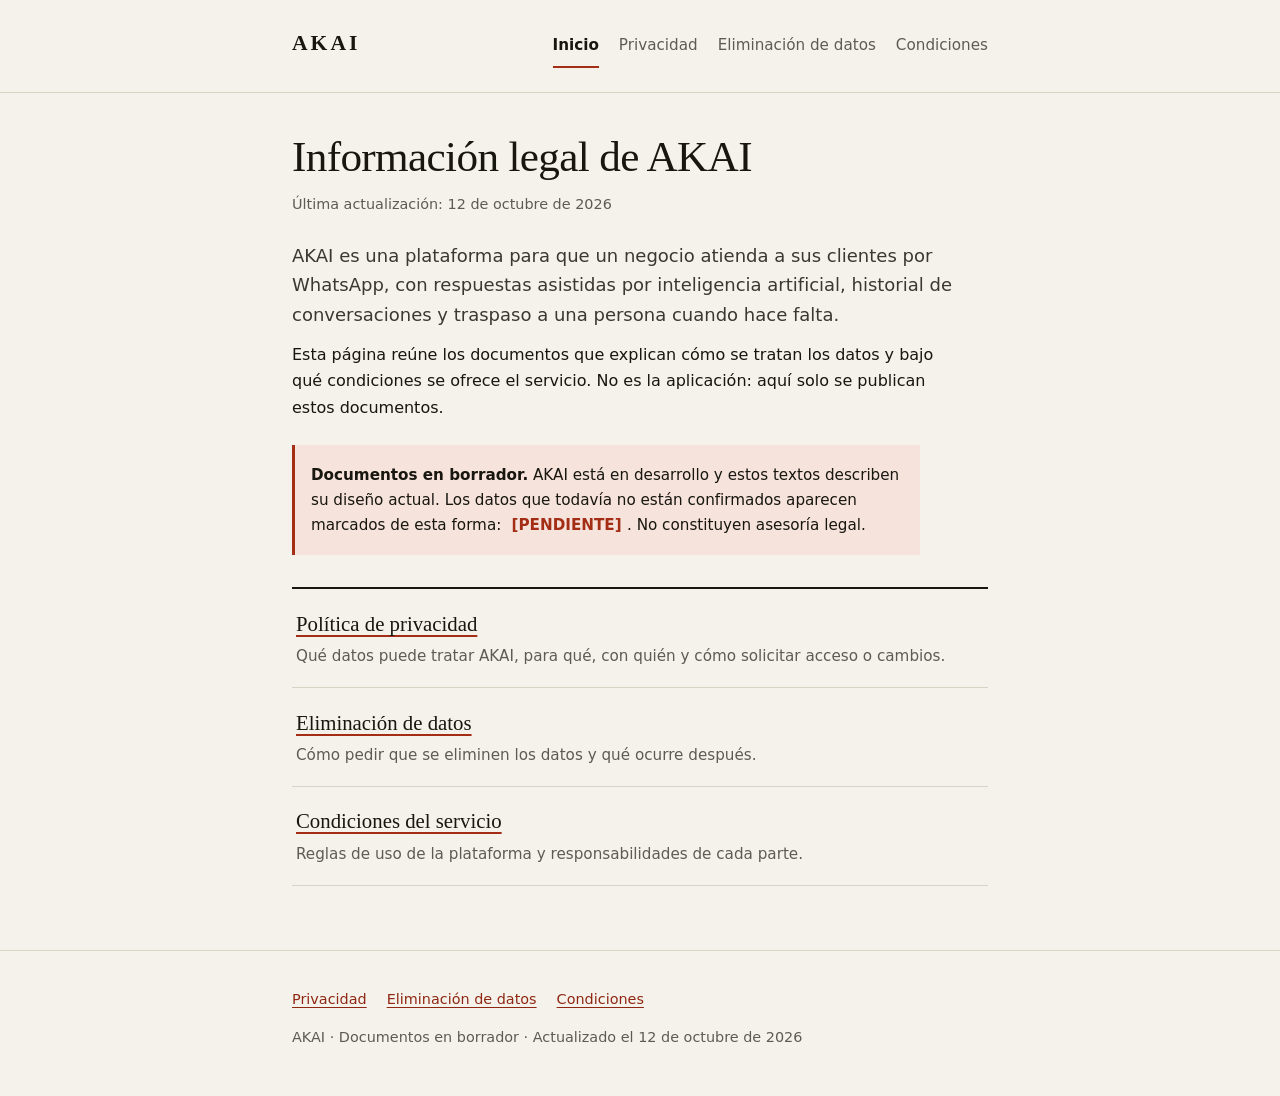
<file: index.html>
<!doctype html>
<html lang="es">
<head>
  <meta charset="utf-8">
  <meta name="viewport" content="width=device-width, initial-scale=1">
  <title>Información legal de AKAI</title>
  <meta name="description" content="Política de privacidad, eliminación de datos y condiciones del servicio de AKAI, plataforma de atención al cliente por WhatsApp.">
  <link rel="canonical" href="https://lozan0-is.github.io/akai-whatsapp-legal/">
  <link rel="icon" href="data:image/svg+xml,%3Csvg xmlns='http://www.w3.org/2000/svg' viewBox='0 0 32 32'%3E%3Crect width='32' height='32' fill='%2317160f'/%3E%3Ccircle cx='16' cy='16' r='7' fill='%23c0391f'/%3E%3C/svg%3E">
  <link rel="stylesheet" href="assets/styles.css">
</head>
<body>
  <a class="skip" href="#contenido">Saltar al contenido</a>
  <header class="site">
    <div class="wrap">
      <a class="brand" href="./">AKAI</a>
      <nav aria-label="Documentos legales">
        <ul>
          <li><a href="./" aria-current="page">Inicio</a></li>
          <li><a href="privacy-policy.html">Privacidad</a></li>
          <li><a href="data-deletion.html">Eliminación de datos</a></li>
          <li><a href="terms.html">Condiciones</a></li>
        </ul>
      </nav>
    </div>
  </header>

  <main id="contenido">
    <div class="wrap">
      <h1>Información legal de AKAI</h1>
      <p class="meta">Última actualización: <time datetime="2026-10-12">12 de octubre de 2026</time></p>

      <p class="lede">AKAI es una plataforma para que un negocio atienda a sus clientes por WhatsApp, con respuestas asistidas por inteligencia artificial, historial de conversaciones y traspaso a una persona cuando hace falta.</p>
      <p>Esta página reúne los documentos que explican cómo se tratan los datos y bajo qué condiciones se ofrece el servicio. No es la aplicación: aquí solo se publican estos documentos.</p>

      <div class="draft" role="note">
        <p><strong>Documentos en borrador.</strong> AKAI está en desarrollo y estos textos describen su diseño actual. Los datos que todavía no están confirmados aparecen marcados de esta forma: <span class="pending">[PENDIENTE]</span>. No constituyen asesoría legal.</p>
      </div>

      <ul class="docs">
        <li><a href="privacy-policy.html"><strong>Política de privacidad</strong><span>Qué datos puede tratar AKAI, para qué, con quién y cómo solicitar acceso o cambios.</span></a></li>
        <li><a href="data-deletion.html"><strong>Eliminación de datos</strong><span>Cómo pedir que se eliminen los datos y qué ocurre después.</span></a></li>
        <li><a href="terms.html"><strong>Condiciones del servicio</strong><span>Reglas de uso de la plataforma y responsabilidades de cada parte.</span></a></li>
      </ul>
    </div>
  </main>

  <footer class="site">
    <div class="wrap">
      <ul>
        <li><a href="privacy-policy.html">Privacidad</a></li>
        <li><a href="data-deletion.html">Eliminación de datos</a></li>
        <li><a href="terms.html">Condiciones</a></li>
      </ul>
      <p>AKAI · Documentos en borrador · Actualizado el <time datetime="2026-10-12">12 de octubre de 2026</time></p>
    </div>
  </footer>
</body>
</html>
</file>
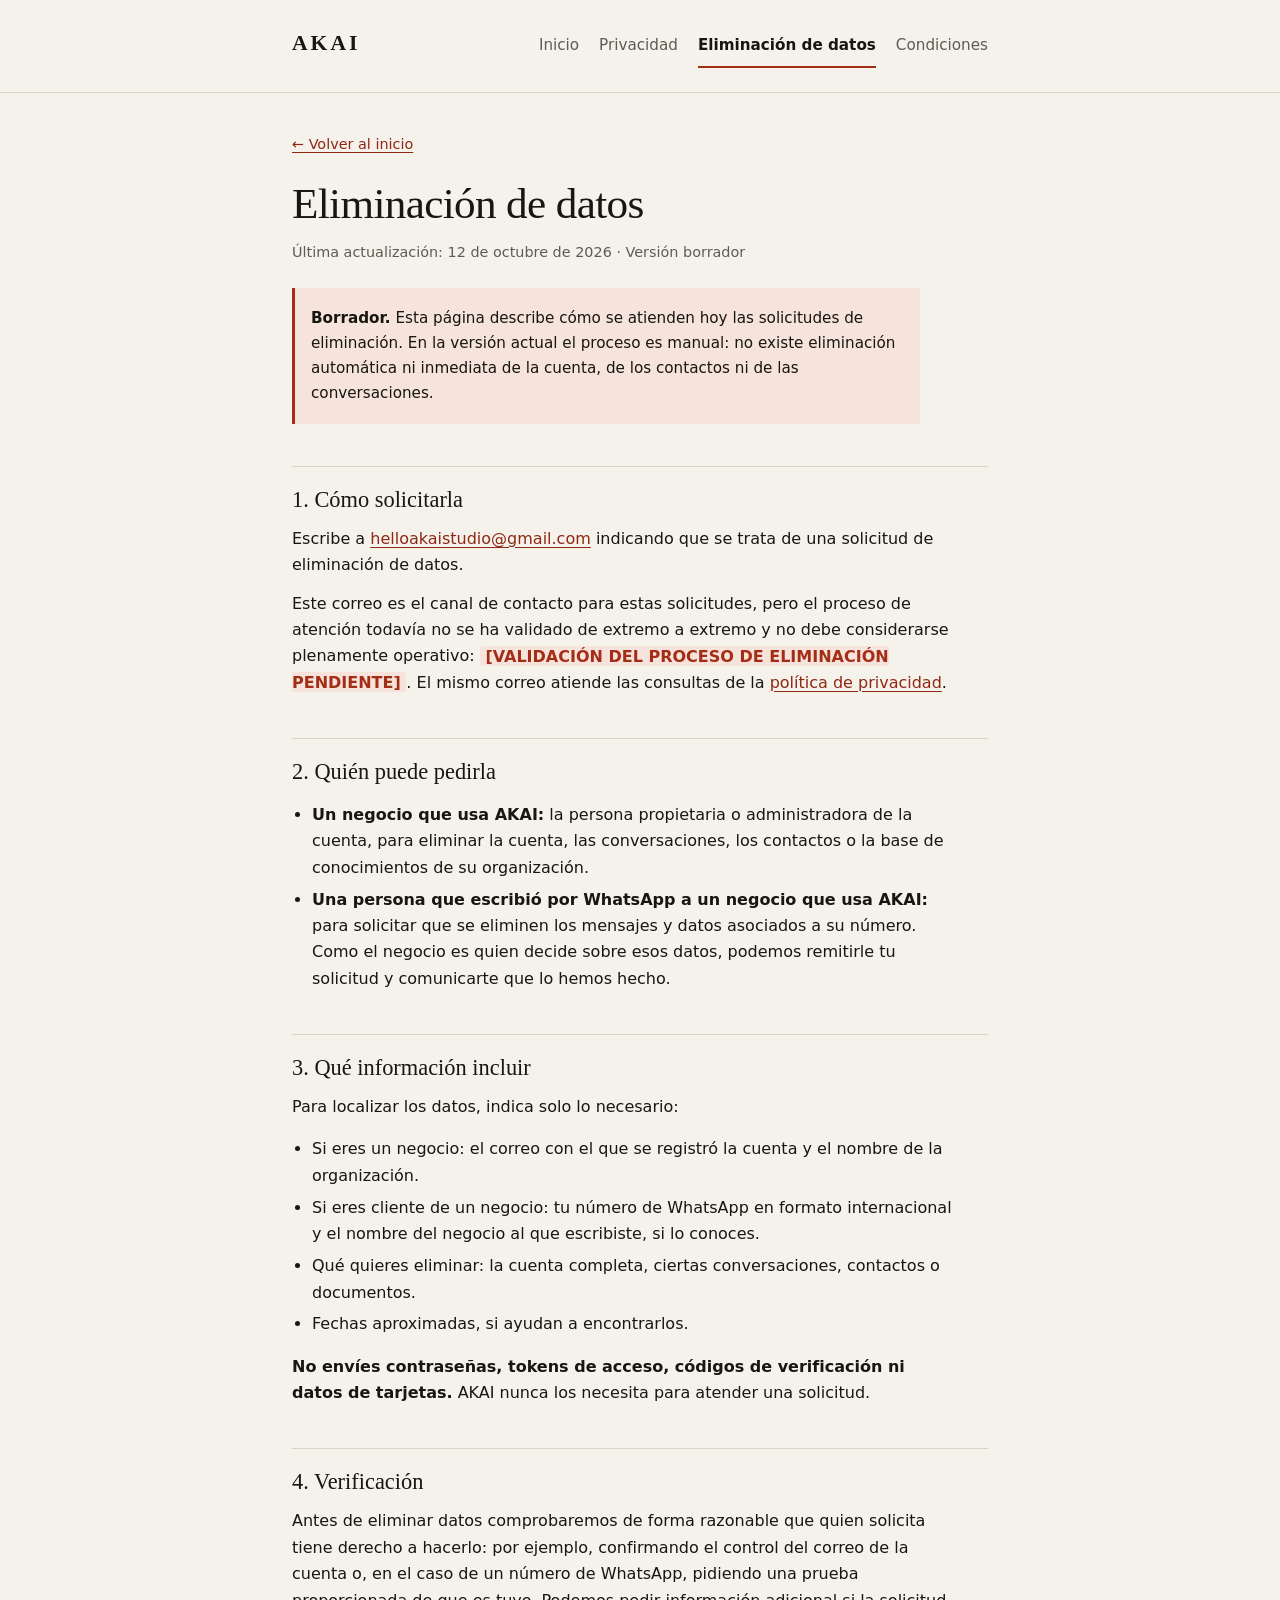
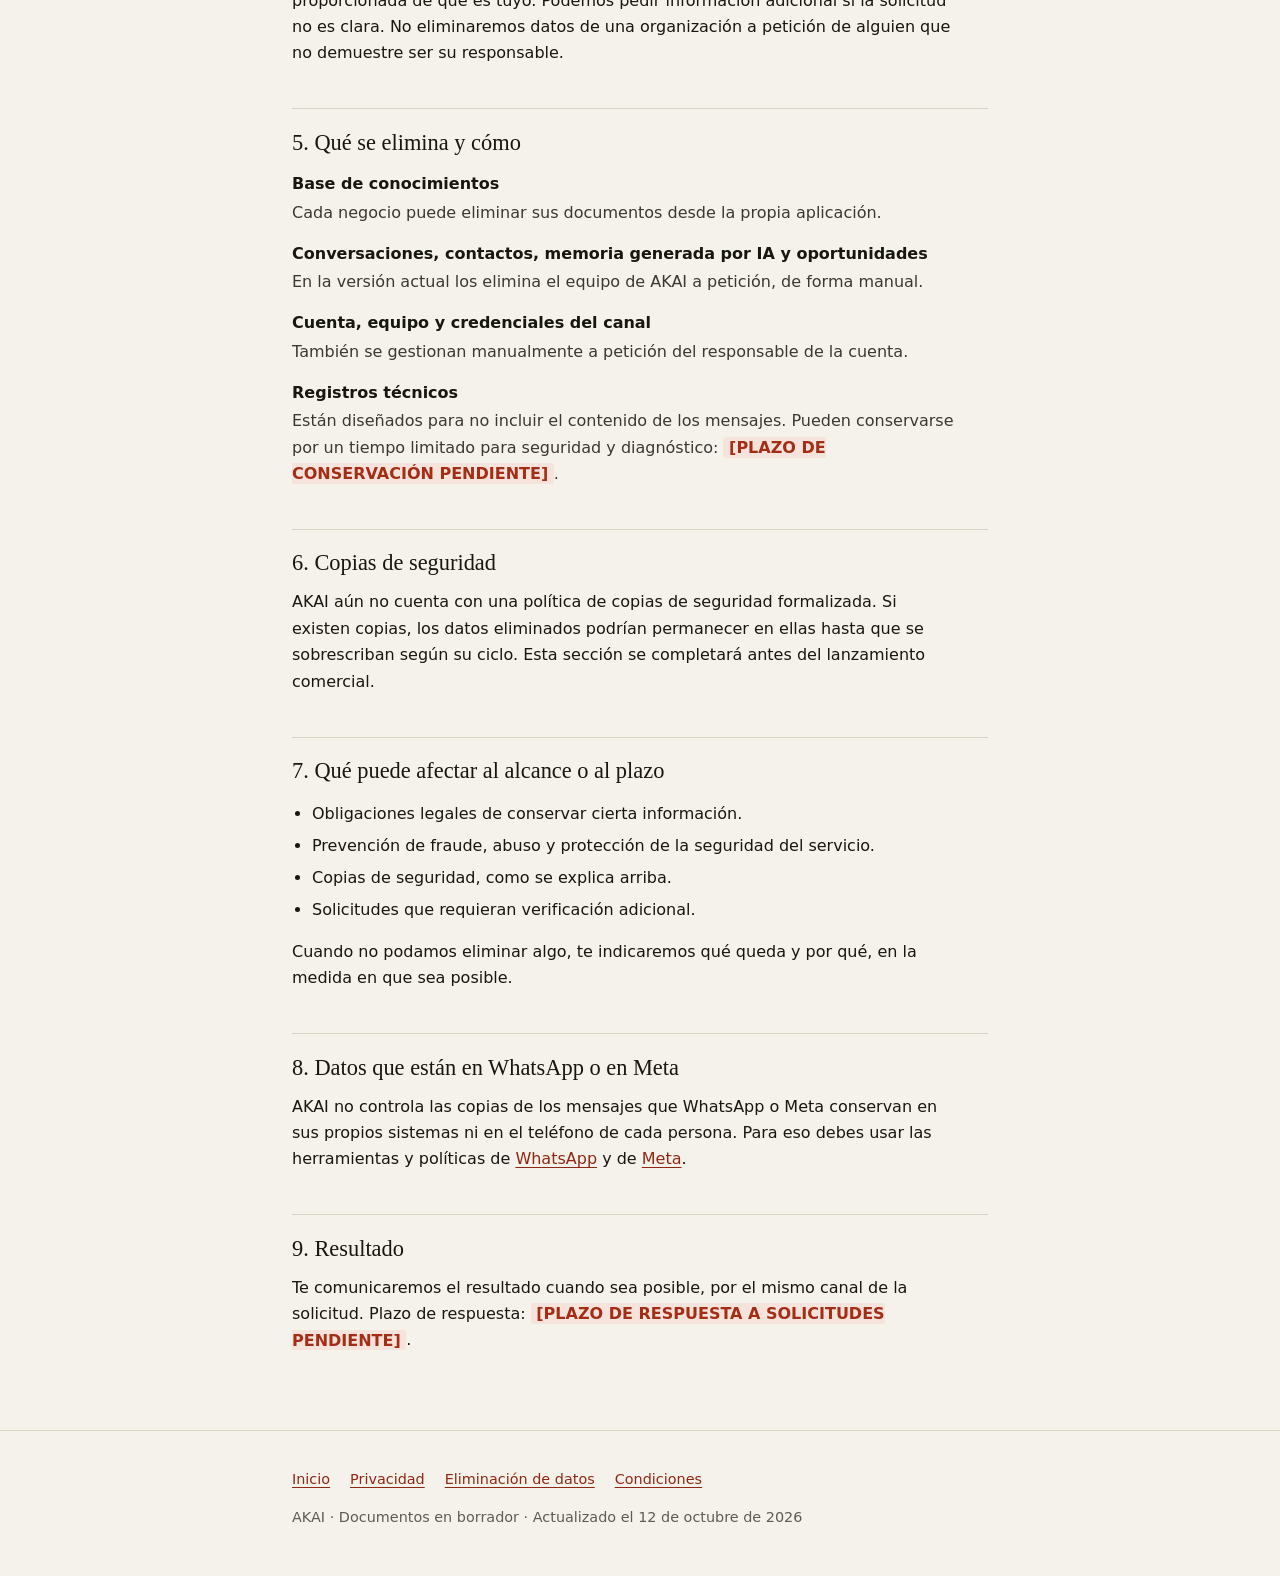
<file: data-deletion.html>
<!doctype html>
<html lang="es">
<head>
  <meta charset="utf-8">
  <meta name="viewport" content="width=device-width, initial-scale=1">
  <title>Eliminación de datos · AKAI</title>
  <meta name="description" content="Cómo solicitar la eliminación de los datos relacionados con AKAI, qué información incluir y qué ocurre después.">
  <link rel="canonical" href="https://lozan0-is.github.io/akai-whatsapp-legal/data-deletion.html">
  <link rel="icon" href="data:image/svg+xml,%3Csvg xmlns='http://www.w3.org/2000/svg' viewBox='0 0 32 32'%3E%3Crect width='32' height='32' fill='%2317160f'/%3E%3Ccircle cx='16' cy='16' r='7' fill='%23c0391f'/%3E%3C/svg%3E">
  <link rel="stylesheet" href="assets/styles.css">
</head>
<body>
  <a class="skip" href="#contenido">Saltar al contenido</a>
  <header class="site">
    <div class="wrap">
      <a class="brand" href="./">AKAI</a>
      <nav aria-label="Documentos legales">
        <ul>
          <li><a href="./">Inicio</a></li>
          <li><a href="privacy-policy.html">Privacidad</a></li>
          <li><a href="data-deletion.html" aria-current="page">Eliminación de datos</a></li>
          <li><a href="terms.html">Condiciones</a></li>
        </ul>
      </nav>
    </div>
  </header>

  <main id="contenido">
    <div class="wrap">
      <p class="meta"><a href="./">← Volver al inicio</a></p>
      <h1>Eliminación de datos</h1>
      <p class="meta">Última actualización: <time datetime="2026-10-12">12 de octubre de 2026</time> · Versión borrador</p>

      <div class="draft" role="note">
        <p><strong>Borrador.</strong> Esta página describe cómo se atienden hoy las solicitudes de eliminación. En la versión actual el proceso es manual: no existe eliminación automática ni inmediata de la cuenta, de los contactos ni de las conversaciones.</p>
      </div>

      <h2 id="como">1. Cómo solicitarla</h2>
      <p>Escribe a <a href="mailto:helloakaistudio@gmail.com">helloakaistudio@gmail.com</a> indicando que se trata de una solicitud de eliminación de datos.</p>
      <p>Este correo es el canal de contacto para estas solicitudes, pero el proceso de atención todavía no se ha validado de extremo a extremo y no debe considerarse plenamente operativo: <span class="pending">[VALIDACIÓN DEL PROCESO DE ELIMINACIÓN PENDIENTE]</span>. El mismo correo atiende las consultas de la <a href="privacy-policy.html#contacto">política de privacidad</a>.</p>

      <h2 id="quien">2. Quién puede pedirla</h2>
      <ul>
        <li><strong>Un negocio que usa AKAI:</strong> la persona propietaria o administradora de la cuenta, para eliminar la cuenta, las conversaciones, los contactos o la base de conocimientos de su organización.</li>
        <li><strong>Una persona que escribió por WhatsApp a un negocio que usa AKAI:</strong> para solicitar que se eliminen los mensajes y datos asociados a su número. Como el negocio es quien decide sobre esos datos, podemos remitirle tu solicitud y comunicarte que lo hemos hecho.</li>
      </ul>

      <h2 id="informacion">3. Qué información incluir</h2>
      <p>Para localizar los datos, indica solo lo necesario:</p>
      <ul>
        <li>Si eres un negocio: el correo con el que se registró la cuenta y el nombre de la organización.</li>
        <li>Si eres cliente de un negocio: tu número de WhatsApp en formato internacional y el nombre del negocio al que escribiste, si lo conoces.</li>
        <li>Qué quieres eliminar: la cuenta completa, ciertas conversaciones, contactos o documentos.</li>
        <li>Fechas aproximadas, si ayudan a encontrarlos.</li>
      </ul>
      <p><strong>No envíes contraseñas, tokens de acceso, códigos de verificación ni datos de tarjetas.</strong> AKAI nunca los necesita para atender una solicitud.</p>

      <h2 id="verificacion">4. Verificación</h2>
      <p>Antes de eliminar datos comprobaremos de forma razonable que quien solicita tiene derecho a hacerlo: por ejemplo, confirmando el control del correo de la cuenta o, en el caso de un número de WhatsApp, pidiendo una prueba proporcionada de que es tuyo. Podemos pedir información adicional si la solicitud no es clara. No eliminaremos datos de una organización a petición de alguien que no demuestre ser su responsable.</p>

      <h2 id="que-se-elimina">5. Qué se elimina y cómo</h2>
      <dl class="status-list">
        <dt>Base de conocimientos</dt>
        <dd>Cada negocio puede eliminar sus documentos desde la propia aplicación.</dd>
        <dt>Conversaciones, contactos, memoria generada por IA y oportunidades</dt>
        <dd>En la versión actual los elimina el equipo de AKAI a petición, de forma manual.</dd>
        <dt>Cuenta, equipo y credenciales del canal</dt>
        <dd>También se gestionan manualmente a petición del responsable de la cuenta.</dd>
        <dt>Registros técnicos</dt>
        <dd>Están diseñados para no incluir el contenido de los mensajes. Pueden conservarse por un tiempo limitado para seguridad y diagnóstico: <span class="pending">[PLAZO DE CONSERVACIÓN PENDIENTE]</span>.</dd>
      </dl>

      <h2 id="copias">6. Copias de seguridad</h2>
      <p>AKAI aún no cuenta con una política de copias de seguridad formalizada. Si existen copias, los datos eliminados podrían permanecer en ellas hasta que se sobrescriban según su ciclo. Esta sección se completará antes del lanzamiento comercial.</p>

      <h2 id="limites">7. Qué puede afectar al alcance o al plazo</h2>
      <ul>
        <li>Obligaciones legales de conservar cierta información.</li>
        <li>Prevención de fraude, abuso y protección de la seguridad del servicio.</li>
        <li>Copias de seguridad, como se explica arriba.</li>
        <li>Solicitudes que requieran verificación adicional.</li>
      </ul>
      <p>Cuando no podamos eliminar algo, te indicaremos qué queda y por qué, en la medida en que sea posible.</p>

      <h2 id="meta">8. Datos que están en WhatsApp o en Meta</h2>
      <p>AKAI no controla las copias de los mensajes que WhatsApp o Meta conservan en sus propios sistemas ni en el teléfono de cada persona. Para eso debes usar las herramientas y políticas de <a href="https://www.whatsapp.com/legal/privacy-policy" rel="noopener">WhatsApp</a> y de <a href="https://www.facebook.com/privacy/policy/" rel="noopener">Meta</a>.</p>

      <h2 id="resultado">9. Resultado</h2>
      <p>Te comunicaremos el resultado cuando sea posible, por el mismo canal de la solicitud. Plazo de respuesta: <span class="pending">[PLAZO DE RESPUESTA A SOLICITUDES PENDIENTE]</span>.</p>
    </div>
  </main>

  <footer class="site">
    <div class="wrap">
      <ul>
        <li><a href="./">Inicio</a></li>
        <li><a href="privacy-policy.html">Privacidad</a></li>
        <li><a href="data-deletion.html">Eliminación de datos</a></li>
        <li><a href="terms.html">Condiciones</a></li>
      </ul>
      <p>AKAI · Documentos en borrador · Actualizado el <time datetime="2026-10-12">12 de octubre de 2026</time></p>
    </div>
  </footer>
</body>
</html>
</file>
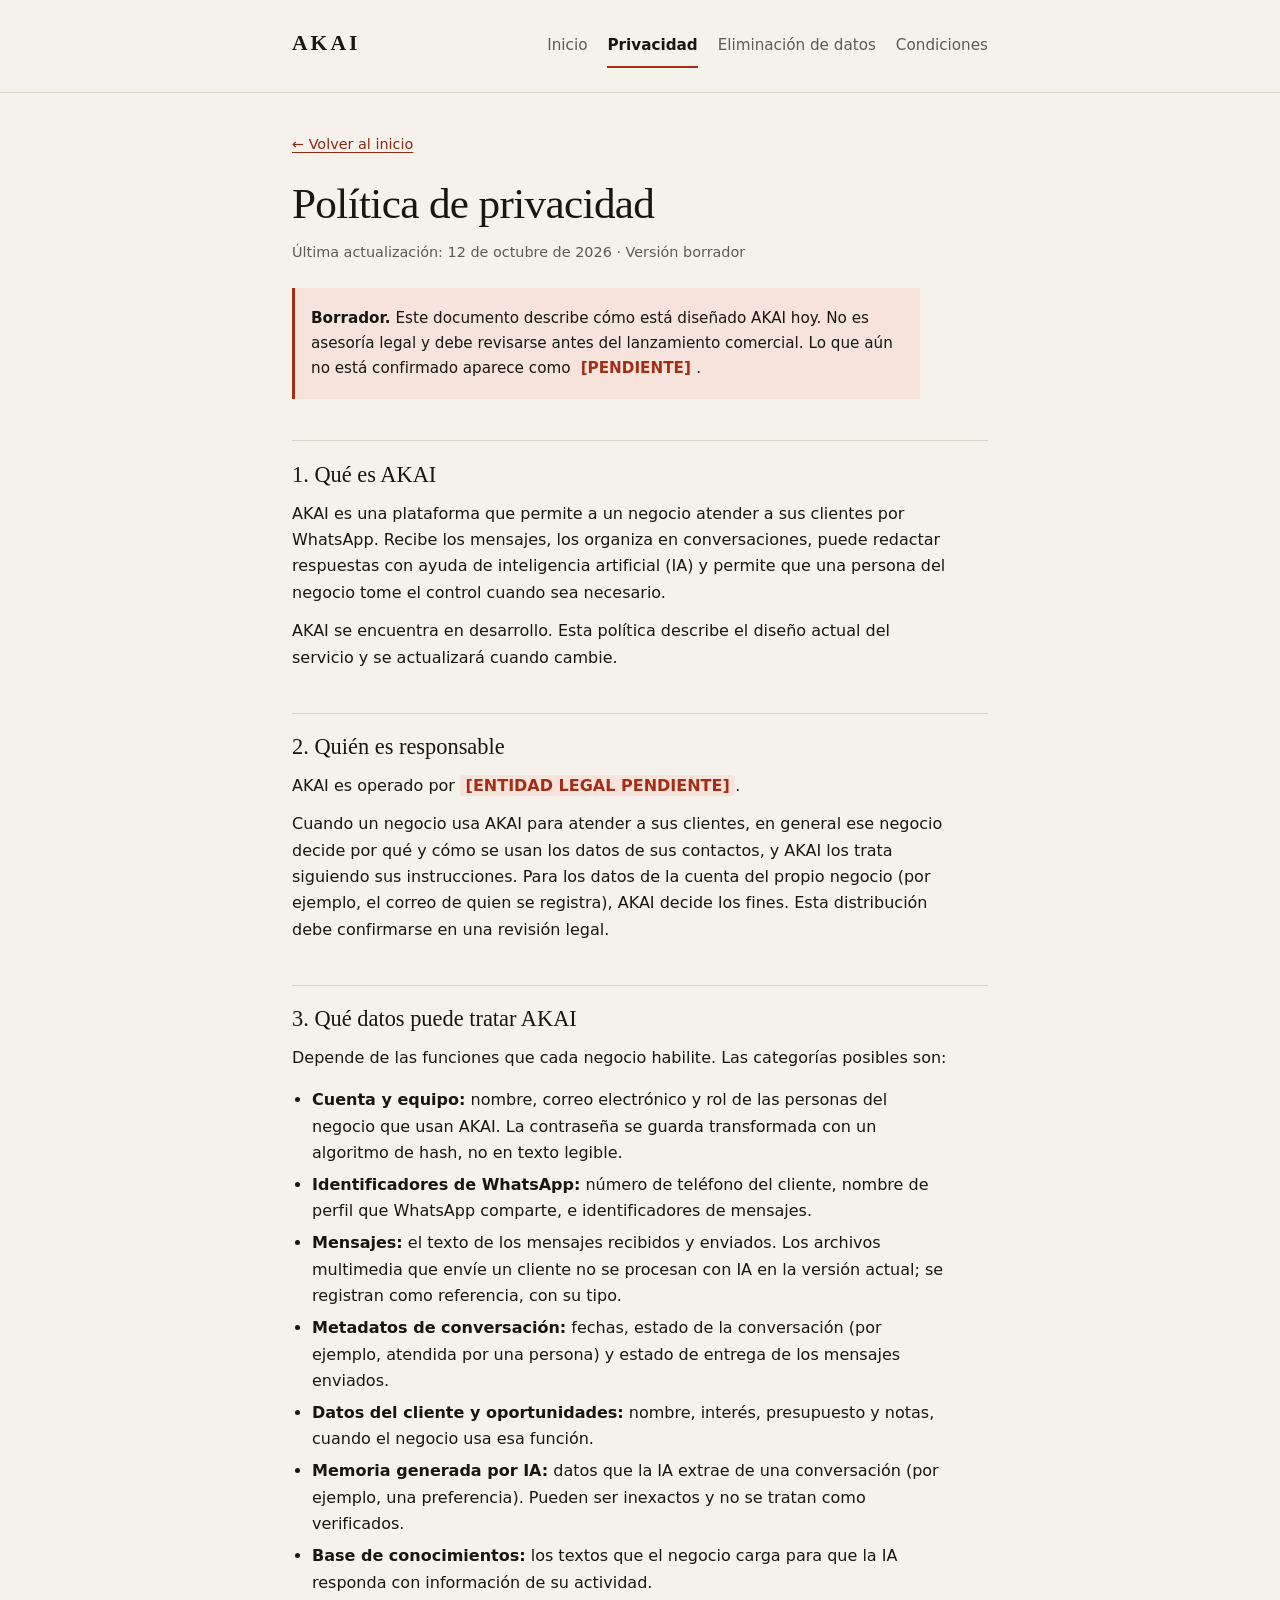
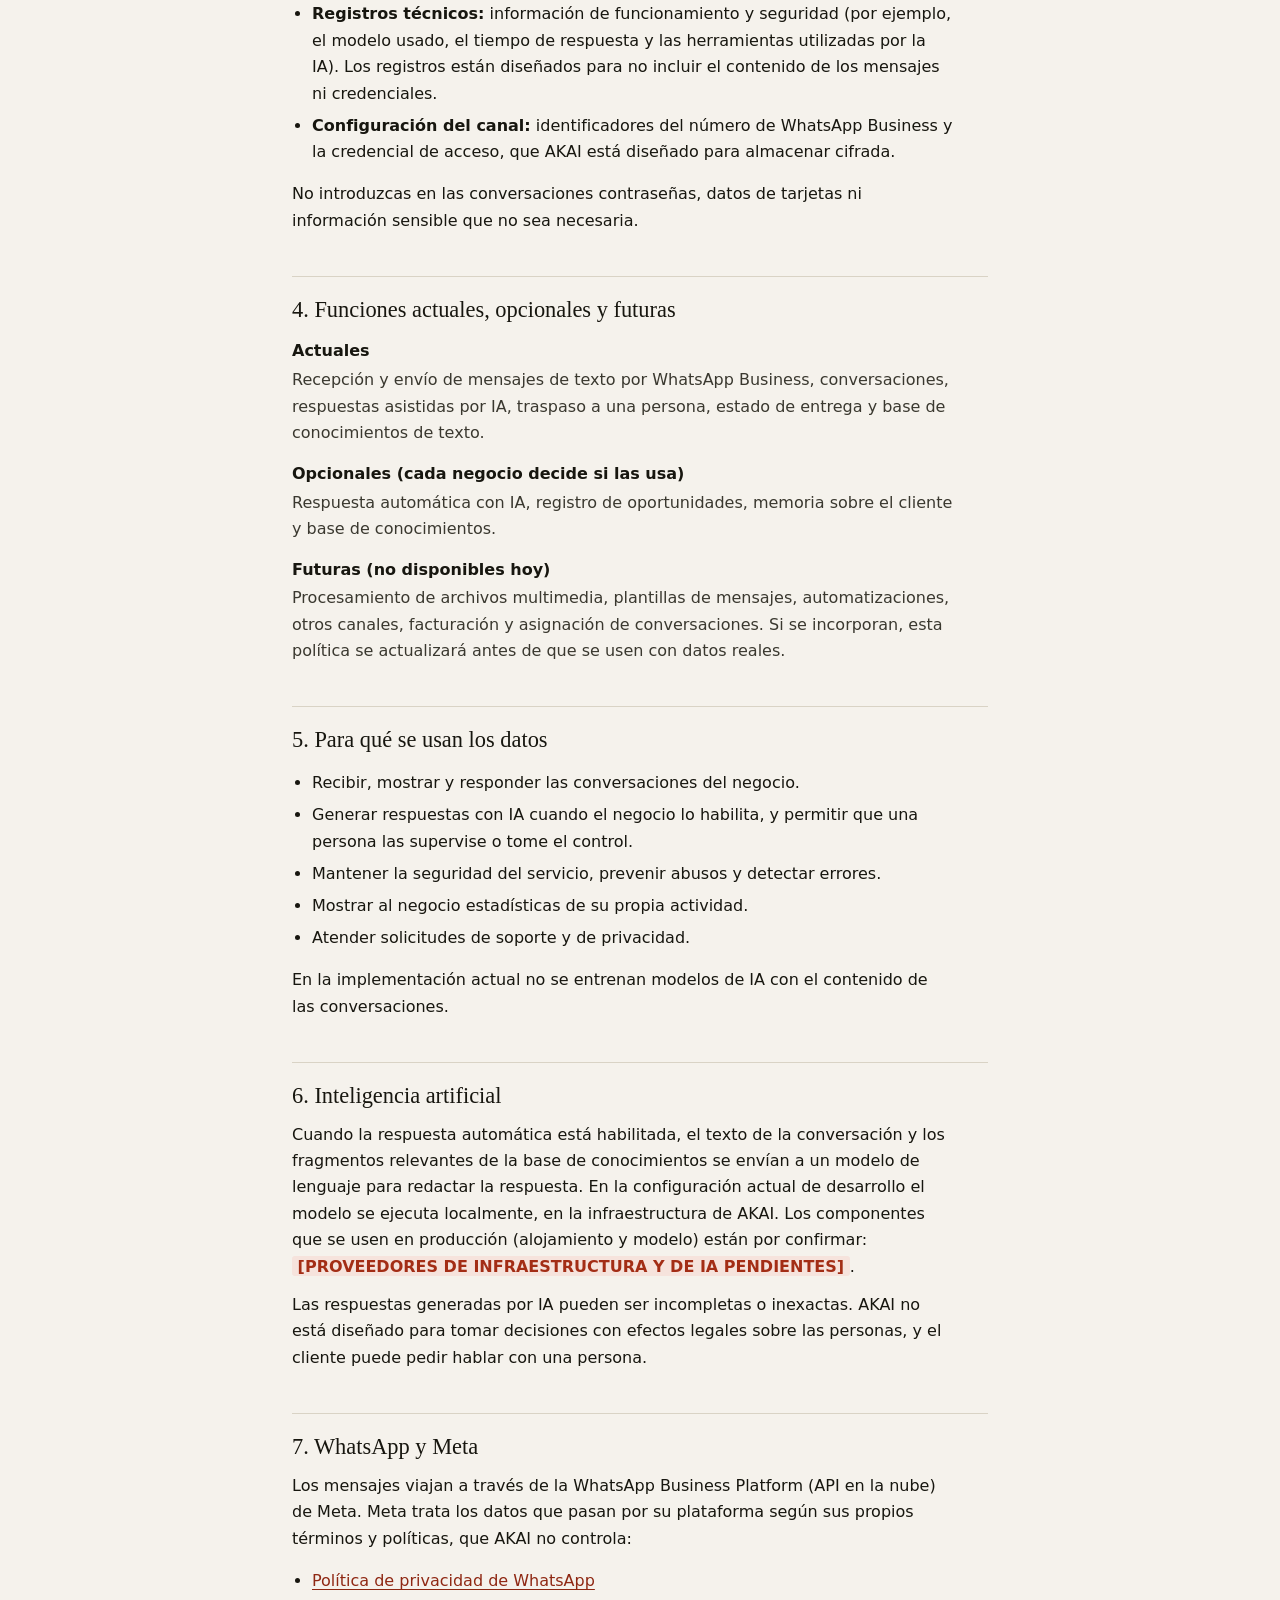
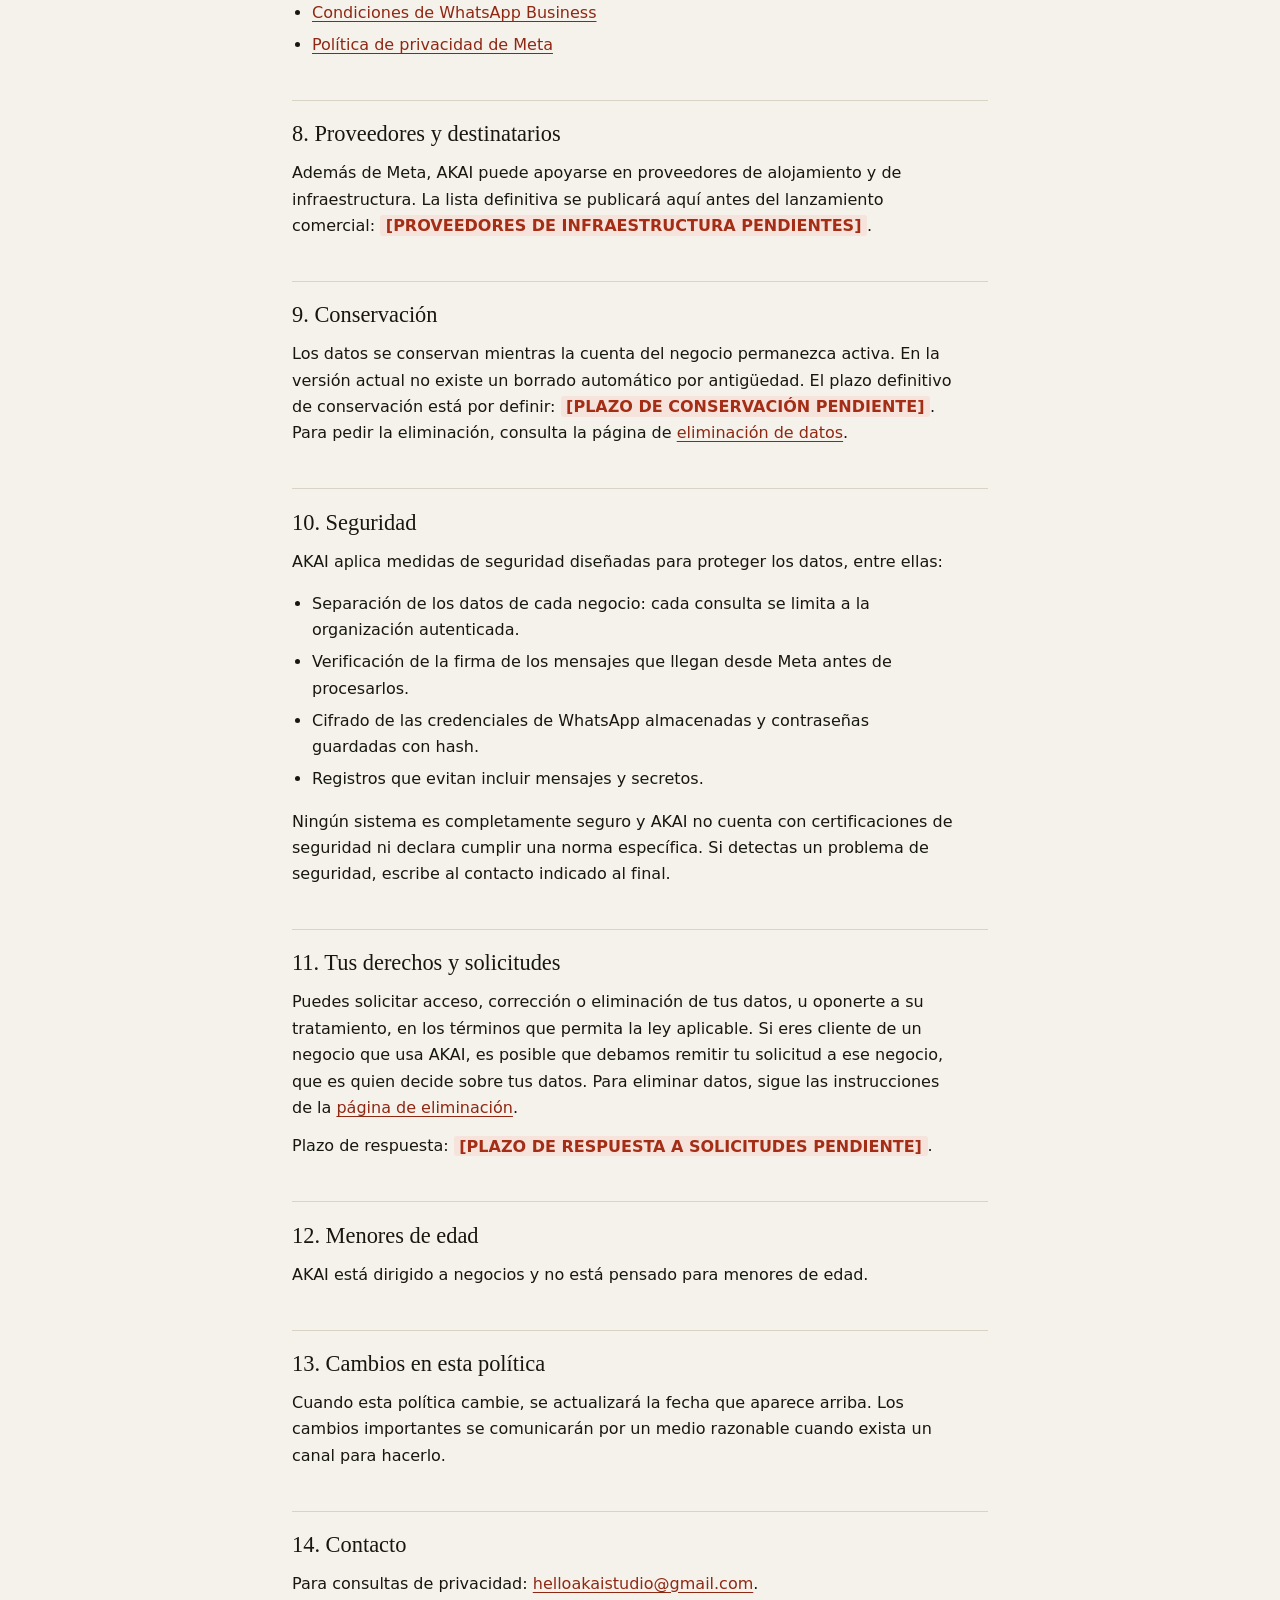
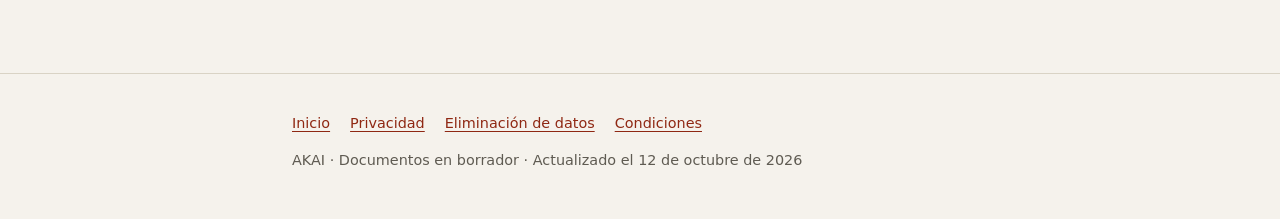
<file: privacy-policy.html>
<!doctype html>
<html lang="es">
<head>
  <meta charset="utf-8">
  <meta name="viewport" content="width=device-width, initial-scale=1">
  <title>Política de privacidad · AKAI</title>
  <meta name="description" content="Qué datos puede tratar AKAI al atender conversaciones de WhatsApp con ayuda de IA, para qué se usan, con quién se comparten y cómo ejercer tus derechos.">
  <link rel="canonical" href="https://lozan0-is.github.io/akai-whatsapp-legal/privacy-policy.html">
  <link rel="icon" href="data:image/svg+xml,%3Csvg xmlns='http://www.w3.org/2000/svg' viewBox='0 0 32 32'%3E%3Crect width='32' height='32' fill='%2317160f'/%3E%3Ccircle cx='16' cy='16' r='7' fill='%23c0391f'/%3E%3C/svg%3E">
  <link rel="stylesheet" href="assets/styles.css">
</head>
<body>
  <a class="skip" href="#contenido">Saltar al contenido</a>
  <header class="site">
    <div class="wrap">
      <a class="brand" href="./">AKAI</a>
      <nav aria-label="Documentos legales">
        <ul>
          <li><a href="./">Inicio</a></li>
          <li><a href="privacy-policy.html" aria-current="page">Privacidad</a></li>
          <li><a href="data-deletion.html">Eliminación de datos</a></li>
          <li><a href="terms.html">Condiciones</a></li>
        </ul>
      </nav>
    </div>
  </header>

  <main id="contenido">
    <div class="wrap">
      <p class="meta"><a href="./">← Volver al inicio</a></p>
      <h1>Política de privacidad</h1>
      <p class="meta">Última actualización: <time datetime="2026-10-12">12 de octubre de 2026</time> · Versión borrador</p>

      <div class="draft" role="note">
        <p><strong>Borrador.</strong> Este documento describe cómo está diseñado AKAI hoy. No es asesoría legal y debe revisarse antes del lanzamiento comercial. Lo que aún no está confirmado aparece como <span class="pending">[PENDIENTE]</span>.</p>
      </div>

      <h2 id="que-es">1. Qué es AKAI</h2>
      <p>AKAI es una plataforma que permite a un negocio atender a sus clientes por WhatsApp. Recibe los mensajes, los organiza en conversaciones, puede redactar respuestas con ayuda de inteligencia artificial (IA) y permite que una persona del negocio tome el control cuando sea necesario.</p>
      <p>AKAI se encuentra en desarrollo. Esta política describe el diseño actual del servicio y se actualizará cuando cambie.</p>

      <h2 id="quien">2. Quién es responsable</h2>
      <p>AKAI es operado por <span class="pending">[ENTIDAD LEGAL PENDIENTE]</span>.</p>
      <p>Cuando un negocio usa AKAI para atender a sus clientes, en general ese negocio decide por qué y cómo se usan los datos de sus contactos, y AKAI los trata siguiendo sus instrucciones. Para los datos de la cuenta del propio negocio (por ejemplo, el correo de quien se registra), AKAI decide los fines. Esta distribución debe confirmarse en una revisión legal.</p>

      <h2 id="datos">3. Qué datos puede tratar AKAI</h2>
      <p>Depende de las funciones que cada negocio habilite. Las categorías posibles son:</p>
      <ul>
        <li><strong>Cuenta y equipo:</strong> nombre, correo electrónico y rol de las personas del negocio que usan AKAI. La contraseña se guarda transformada con un algoritmo de hash, no en texto legible.</li>
        <li><strong>Identificadores de WhatsApp:</strong> número de teléfono del cliente, nombre de perfil que WhatsApp comparte, e identificadores de mensajes.</li>
        <li><strong>Mensajes:</strong> el texto de los mensajes recibidos y enviados. Los archivos multimedia que envíe un cliente no se procesan con IA en la versión actual; se registran como referencia, con su tipo.</li>
        <li><strong>Metadatos de conversación:</strong> fechas, estado de la conversación (por ejemplo, atendida por una persona) y estado de entrega de los mensajes enviados.</li>
        <li><strong>Datos del cliente y oportunidades:</strong> nombre, interés, presupuesto y notas, cuando el negocio usa esa función.</li>
        <li><strong>Memoria generada por IA:</strong> datos que la IA extrae de una conversación (por ejemplo, una preferencia). Pueden ser inexactos y no se tratan como verificados.</li>
        <li><strong>Base de conocimientos:</strong> los textos que el negocio carga para que la IA responda con información de su actividad.</li>
        <li><strong>Registros técnicos:</strong> información de funcionamiento y seguridad (por ejemplo, el modelo usado, el tiempo de respuesta y las herramientas utilizadas por la IA). Los registros están diseñados para no incluir el contenido de los mensajes ni credenciales.</li>
        <li><strong>Configuración del canal:</strong> identificadores del número de WhatsApp Business y la credencial de acceso, que AKAI está diseñado para almacenar cifrada.</li>
      </ul>
      <p>No introduzcas en las conversaciones contraseñas, datos de tarjetas ni información sensible que no sea necesaria.</p>

      <h2 id="funciones">4. Funciones actuales, opcionales y futuras</h2>
      <dl class="status-list">
        <dt>Actuales</dt>
        <dd>Recepción y envío de mensajes de texto por WhatsApp Business, conversaciones, respuestas asistidas por IA, traspaso a una persona, estado de entrega y base de conocimientos de texto.</dd>
        <dt>Opcionales (cada negocio decide si las usa)</dt>
        <dd>Respuesta automática con IA, registro de oportunidades, memoria sobre el cliente y base de conocimientos.</dd>
        <dt>Futuras (no disponibles hoy)</dt>
        <dd>Procesamiento de archivos multimedia, plantillas de mensajes, automatizaciones, otros canales, facturación y asignación de conversaciones. Si se incorporan, esta política se actualizará antes de que se usen con datos reales.</dd>
      </dl>

      <h2 id="finalidades">5. Para qué se usan los datos</h2>
      <ul>
        <li>Recibir, mostrar y responder las conversaciones del negocio.</li>
        <li>Generar respuestas con IA cuando el negocio lo habilita, y permitir que una persona las supervise o tome el control.</li>
        <li>Mantener la seguridad del servicio, prevenir abusos y detectar errores.</li>
        <li>Mostrar al negocio estadísticas de su propia actividad.</li>
        <li>Atender solicitudes de soporte y de privacidad.</li>
      </ul>
      <p>En la implementación actual no se entrenan modelos de IA con el contenido de las conversaciones.</p>

      <h2 id="ia">6. Inteligencia artificial</h2>
      <p>Cuando la respuesta automática está habilitada, el texto de la conversación y los fragmentos relevantes de la base de conocimientos se envían a un modelo de lenguaje para redactar la respuesta. En la configuración actual de desarrollo el modelo se ejecuta localmente, en la infraestructura de AKAI. Los componentes que se usen en producción (alojamiento y modelo) están por confirmar: <span class="pending">[PROVEEDORES DE INFRAESTRUCTURA Y DE IA PENDIENTES]</span>.</p>
      <p>Las respuestas generadas por IA pueden ser incompletas o inexactas. AKAI no está diseñado para tomar decisiones con efectos legales sobre las personas, y el cliente puede pedir hablar con una persona.</p>

      <h2 id="meta">7. WhatsApp y Meta</h2>
      <p>Los mensajes viajan a través de la WhatsApp Business Platform (API en la nube) de Meta. Meta trata los datos que pasan por su plataforma según sus propios términos y políticas, que AKAI no controla:</p>
      <ul>
        <li><a href="https://www.whatsapp.com/legal/privacy-policy" rel="noopener">Política de privacidad de WhatsApp</a></li>
        <li><a href="https://www.whatsapp.com/legal/business-terms" rel="noopener">Condiciones de WhatsApp Business</a></li>
        <li><a href="https://www.facebook.com/privacy/policy/" rel="noopener">Política de privacidad de Meta</a></li>
      </ul>

      <h2 id="proveedores">8. Proveedores y destinatarios</h2>
      <p>Además de Meta, AKAI puede apoyarse en proveedores de alojamiento y de infraestructura. La lista definitiva se publicará aquí antes del lanzamiento comercial: <span class="pending">[PROVEEDORES DE INFRAESTRUCTURA PENDIENTES]</span>.</p>

      <h2 id="conservacion">9. Conservación</h2>
      <p>Los datos se conservan mientras la cuenta del negocio permanezca activa. En la versión actual no existe un borrado automático por antigüedad. El plazo definitivo de conservación está por definir: <span class="pending">[PLAZO DE CONSERVACIÓN PENDIENTE]</span>. Para pedir la eliminación, consulta la página de <a href="data-deletion.html">eliminación de datos</a>.</p>

      <h2 id="seguridad">10. Seguridad</h2>
      <p>AKAI aplica medidas de seguridad diseñadas para proteger los datos, entre ellas:</p>
      <ul>
        <li>Separación de los datos de cada negocio: cada consulta se limita a la organización autenticada.</li>
        <li>Verificación de la firma de los mensajes que llegan desde Meta antes de procesarlos.</li>
        <li>Cifrado de las credenciales de WhatsApp almacenadas y contraseñas guardadas con hash.</li>
        <li>Registros que evitan incluir mensajes y secretos.</li>
      </ul>
      <p>Ningún sistema es completamente seguro y AKAI no cuenta con certificaciones de seguridad ni declara cumplir una norma específica. Si detectas un problema de seguridad, escribe al contacto indicado al final.</p>

      <h2 id="derechos">11. Tus derechos y solicitudes</h2>
      <p>Puedes solicitar acceso, corrección o eliminación de tus datos, u oponerte a su tratamiento, en los términos que permita la ley aplicable. Si eres cliente de un negocio que usa AKAI, es posible que debamos remitir tu solicitud a ese negocio, que es quien decide sobre tus datos. Para eliminar datos, sigue las instrucciones de la <a href="data-deletion.html">página de eliminación</a>.</p>
      <p>Plazo de respuesta: <span class="pending">[PLAZO DE RESPUESTA A SOLICITUDES PENDIENTE]</span>.</p>

      <h2 id="menores">12. Menores de edad</h2>
      <p>AKAI está dirigido a negocios y no está pensado para menores de edad.</p>

      <h2 id="cambios">13. Cambios en esta política</h2>
      <p>Cuando esta política cambie, se actualizará la fecha que aparece arriba. Los cambios importantes se comunicarán por un medio razonable cuando exista un canal para hacerlo.</p>

      <h2 id="contacto">14. Contacto</h2>
      <p>Para consultas de privacidad: <a href="mailto:helloakaistudio@gmail.com">helloakaistudio@gmail.com</a>.</p>
    </div>
  </main>

  <footer class="site">
    <div class="wrap">
      <ul>
        <li><a href="./">Inicio</a></li>
        <li><a href="privacy-policy.html">Privacidad</a></li>
        <li><a href="data-deletion.html">Eliminación de datos</a></li>
        <li><a href="terms.html">Condiciones</a></li>
      </ul>
      <p>AKAI · Documentos en borrador · Actualizado el <time datetime="2026-10-12">12 de octubre de 2026</time></p>
    </div>
  </footer>
</body>
</html>
</file>
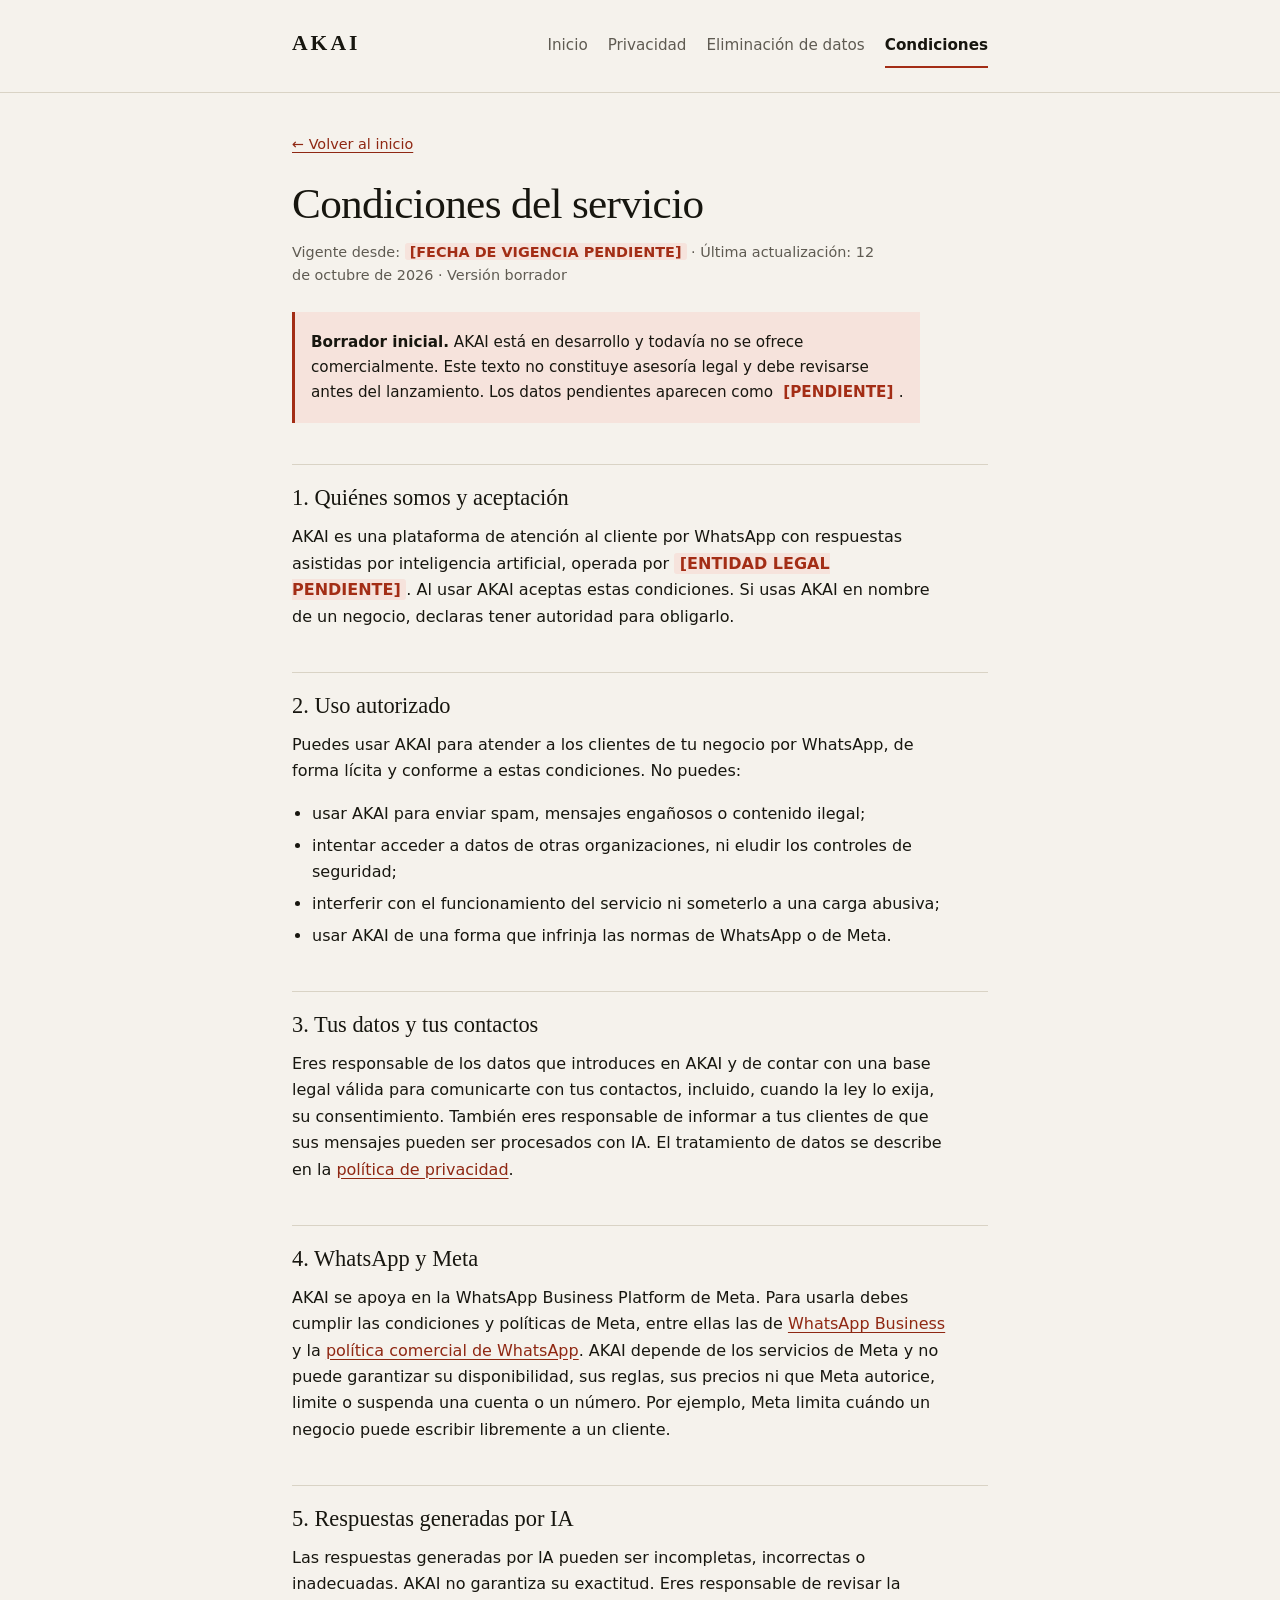
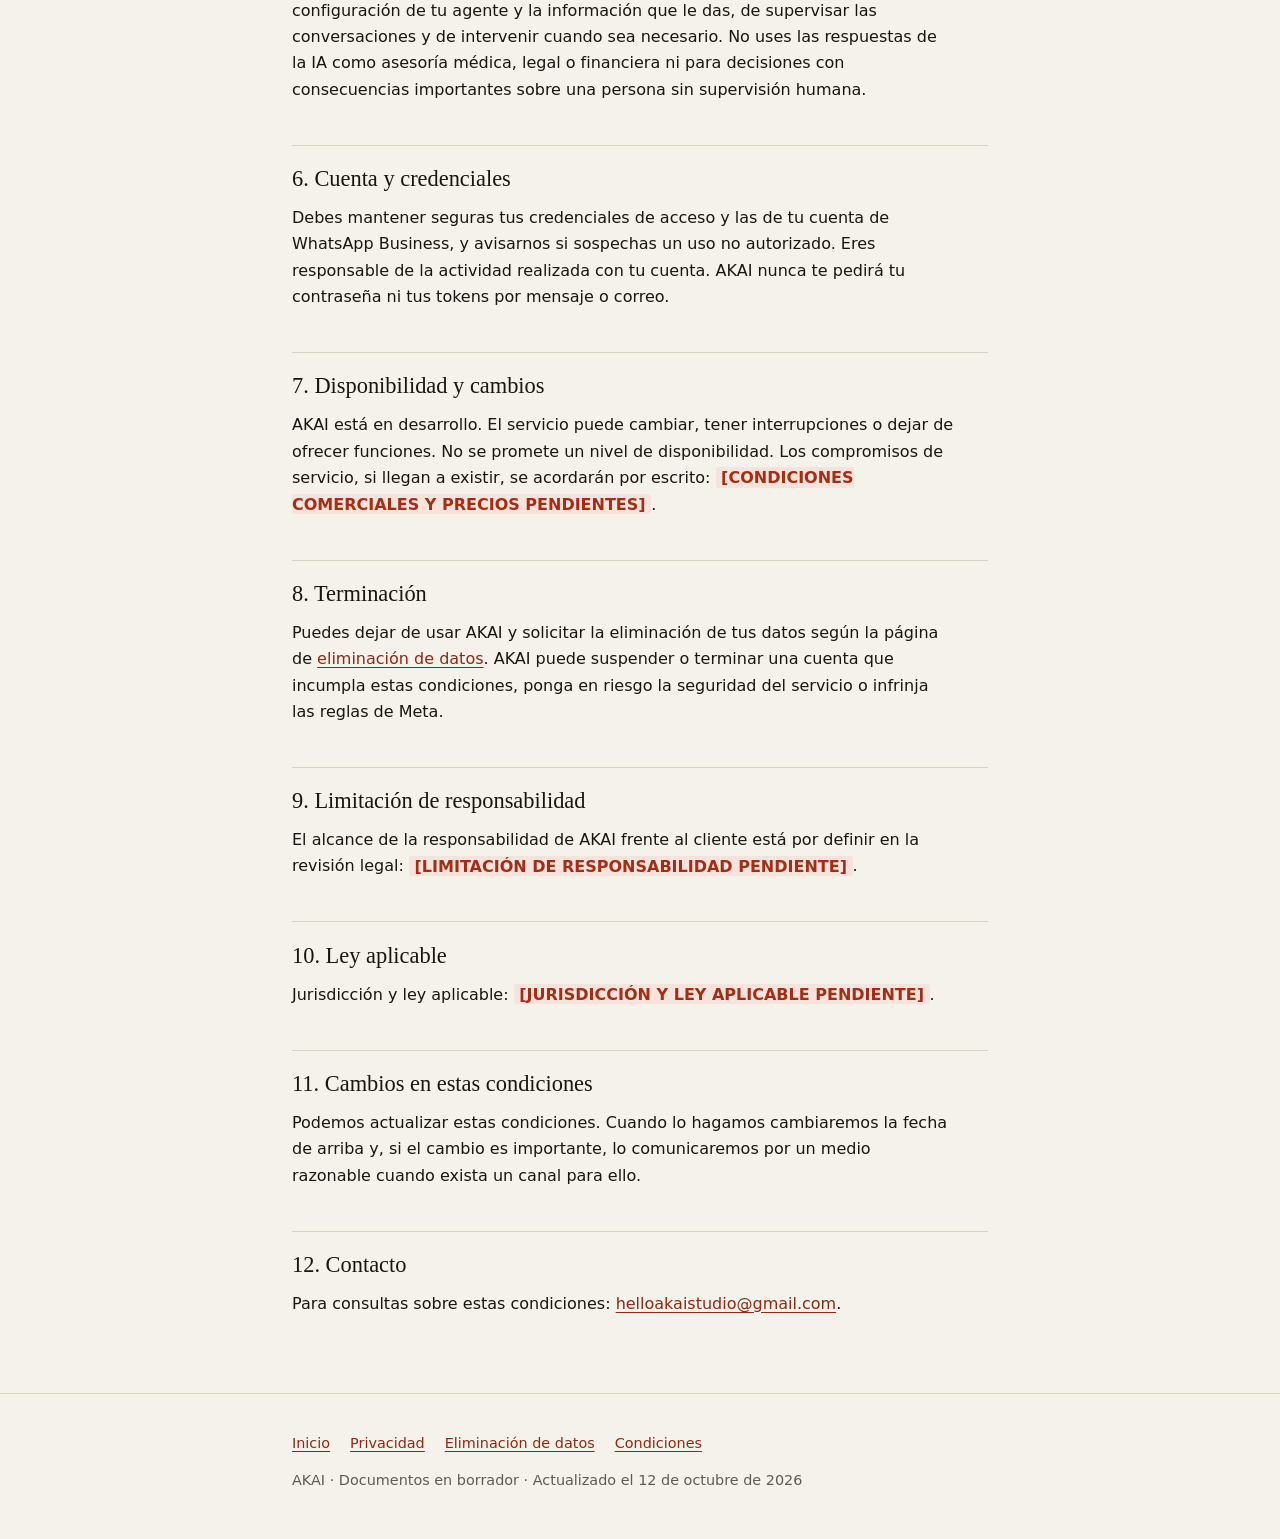
<file: terms.html>
<!doctype html>
<html lang="es">
<head>
  <meta charset="utf-8">
  <meta name="viewport" content="width=device-width, initial-scale=1">
  <title>Condiciones del servicio · AKAI</title>
  <meta name="description" content="Condiciones de uso de AKAI, plataforma de atención al cliente por WhatsApp con respuestas asistidas por IA: uso autorizado, responsabilidades, límites de la IA y terminación.">
  <link rel="canonical" href="https://lozan0-is.github.io/akai-whatsapp-legal/terms.html">
  <link rel="icon" href="data:image/svg+xml,%3Csvg xmlns='http://www.w3.org/2000/svg' viewBox='0 0 32 32'%3E%3Crect width='32' height='32' fill='%2317160f'/%3E%3Ccircle cx='16' cy='16' r='7' fill='%23c0391f'/%3E%3C/svg%3E">
  <link rel="stylesheet" href="assets/styles.css">
</head>
<body>
  <a class="skip" href="#contenido">Saltar al contenido</a>
  <header class="site">
    <div class="wrap">
      <a class="brand" href="./">AKAI</a>
      <nav aria-label="Documentos legales">
        <ul>
          <li><a href="./">Inicio</a></li>
          <li><a href="privacy-policy.html">Privacidad</a></li>
          <li><a href="data-deletion.html">Eliminación de datos</a></li>
          <li><a href="terms.html" aria-current="page">Condiciones</a></li>
        </ul>
      </nav>
    </div>
  </header>

  <main id="contenido">
    <div class="wrap">
      <p class="meta"><a href="./">← Volver al inicio</a></p>
      <h1>Condiciones del servicio</h1>
      <p class="meta">Vigente desde: <span class="pending">[FECHA DE VIGENCIA PENDIENTE]</span> · Última actualización: <time datetime="2026-10-12">12 de octubre de 2026</time> · Versión borrador</p>

      <div class="draft" role="note">
        <p><strong>Borrador inicial.</strong> AKAI está en desarrollo y todavía no se ofrece comercialmente. Este texto no constituye asesoría legal y debe revisarse antes del lanzamiento. Los datos pendientes aparecen como <span class="pending">[PENDIENTE]</span>.</p>
      </div>

      <h2 id="aceptacion">1. Quiénes somos y aceptación</h2>
      <p>AKAI es una plataforma de atención al cliente por WhatsApp con respuestas asistidas por inteligencia artificial, operada por <span class="pending">[ENTIDAD LEGAL PENDIENTE]</span>. Al usar AKAI aceptas estas condiciones. Si usas AKAI en nombre de un negocio, declaras tener autoridad para obligarlo.</p>

      <h2 id="uso">2. Uso autorizado</h2>
      <p>Puedes usar AKAI para atender a los clientes de tu negocio por WhatsApp, de forma lícita y conforme a estas condiciones. No puedes:</p>
      <ul>
        <li>usar AKAI para enviar spam, mensajes engañosos o contenido ilegal;</li>
        <li>intentar acceder a datos de otras organizaciones, ni eludir los controles de seguridad;</li>
        <li>interferir con el funcionamiento del servicio ni someterlo a una carga abusiva;</li>
        <li>usar AKAI de una forma que infrinja las normas de WhatsApp o de Meta.</li>
      </ul>

      <h2 id="datos">3. Tus datos y tus contactos</h2>
      <p>Eres responsable de los datos que introduces en AKAI y de contar con una base legal válida para comunicarte con tus contactos, incluido, cuando la ley lo exija, su consentimiento. También eres responsable de informar a tus clientes de que sus mensajes pueden ser procesados con IA. El tratamiento de datos se describe en la <a href="privacy-policy.html">política de privacidad</a>.</p>

      <h2 id="whatsapp">4. WhatsApp y Meta</h2>
      <p>AKAI se apoya en la WhatsApp Business Platform de Meta. Para usarla debes cumplir las condiciones y políticas de Meta, entre ellas las de <a href="https://www.whatsapp.com/legal/business-terms" rel="noopener">WhatsApp Business</a> y la <a href="https://www.whatsapp.com/legal/business-policy" rel="noopener">política comercial de WhatsApp</a>. AKAI depende de los servicios de Meta y no puede garantizar su disponibilidad, sus reglas, sus precios ni que Meta autorice, limite o suspenda una cuenta o un número. Por ejemplo, Meta limita cuándo un negocio puede escribir libremente a un cliente.</p>

      <h2 id="ia">5. Respuestas generadas por IA</h2>
      <p>Las respuestas generadas por IA pueden ser incompletas, incorrectas o inadecuadas. AKAI no garantiza su exactitud. Eres responsable de revisar la configuración de tu agente y la información que le das, de supervisar las conversaciones y de intervenir cuando sea necesario. No uses las respuestas de la IA como asesoría médica, legal o financiera ni para decisiones con consecuencias importantes sobre una persona sin supervisión humana.</p>

      <h2 id="credenciales">6. Cuenta y credenciales</h2>
      <p>Debes mantener seguras tus credenciales de acceso y las de tu cuenta de WhatsApp Business, y avisarnos si sospechas un uso no autorizado. Eres responsable de la actividad realizada con tu cuenta. AKAI nunca te pedirá tu contraseña ni tus tokens por mensaje o correo.</p>

      <h2 id="disponibilidad">7. Disponibilidad y cambios</h2>
      <p>AKAI está en desarrollo. El servicio puede cambiar, tener interrupciones o dejar de ofrecer funciones. No se promete un nivel de disponibilidad. Los compromisos de servicio, si llegan a existir, se acordarán por escrito: <span class="pending">[CONDICIONES COMERCIALES Y PRECIOS PENDIENTES]</span>.</p>

      <h2 id="terminacion">8. Terminación</h2>
      <p>Puedes dejar de usar AKAI y solicitar la eliminación de tus datos según la página de <a href="data-deletion.html">eliminación de datos</a>. AKAI puede suspender o terminar una cuenta que incumpla estas condiciones, ponga en riesgo la seguridad del servicio o infrinja las reglas de Meta.</p>

      <h2 id="responsabilidad">9. Limitación de responsabilidad</h2>
      <p>El alcance de la responsabilidad de AKAI frente al cliente está por definir en la revisión legal: <span class="pending">[LIMITACIÓN DE RESPONSABILIDAD PENDIENTE]</span>.</p>

      <h2 id="ley">10. Ley aplicable</h2>
      <p>Jurisdicción y ley aplicable: <span class="pending">[JURISDICCIÓN Y LEY APLICABLE PENDIENTE]</span>.</p>

      <h2 id="cambios">11. Cambios en estas condiciones</h2>
      <p>Podemos actualizar estas condiciones. Cuando lo hagamos cambiaremos la fecha de arriba y, si el cambio es importante, lo comunicaremos por un medio razonable cuando exista un canal para ello.</p>

      <h2 id="contacto">12. Contacto</h2>
      <p>Para consultas sobre estas condiciones: <a href="mailto:helloakaistudio@gmail.com">helloakaistudio@gmail.com</a>.</p>
    </div>
  </main>

  <footer class="site">
    <div class="wrap">
      <ul>
        <li><a href="./">Inicio</a></li>
        <li><a href="privacy-policy.html">Privacidad</a></li>
        <li><a href="data-deletion.html">Eliminación de datos</a></li>
        <li><a href="terms.html">Condiciones</a></li>
      </ul>
      <p>AKAI · Documentos en borrador · Actualizado el <time datetime="2026-10-12">12 de octubre de 2026</time></p>
    </div>
  </footer>
</body>
</html>
</file>
<file: assets/styles.css>
/* AKAI legal pages. Static, no dependencies, no external fonts or scripts. */
:root {
  --paper: #f5f2ec;
  --surface: #faf8f3;
  --ink: #17160f;
  --ink-soft: #3a382f;
  --muted: #5f5b52;
  --line: #d9d3c5;
  --accent: #a32d15;
  --accent-wash: #f6e3dc;
  --link: #8f2813;
  --serif: 'Iowan Old Style', 'Palatino Linotype', Palatino, 'Book Antiqua', Georgia, serif;
  --sans: system-ui, -apple-system, 'Segoe UI', Roboto, 'Helvetica Neue', Arial, sans-serif;
  --mono: ui-monospace, 'Cascadia Mono', Consolas, monospace;
}

@media (prefers-color-scheme: dark) {
  :root {
    --paper: #14130f;
    --surface: #1a1915;
    --ink: #f1ede4;
    --ink-soft: #d4cfc2;
    --muted: #a6a194;
    --line: #38362f;
    --accent: #f4917e;
    --accent-wash: #3a211b;
    --link: #f4917e;
  }
}

* { box-sizing: border-box; }
html { -webkit-text-size-adjust: 100%; }
body {
  margin: 0;
  background: var(--paper);
  color: var(--ink);
  font-family: var(--sans);
  font-size: 1rem;
  line-height: 1.65;
  color-scheme: light dark;
}

a { color: var(--link); text-underline-offset: 3px; }
a:hover { text-decoration-thickness: 2px; }
:focus-visible { outline: 2px solid var(--accent); outline-offset: 3px; border-radius: 2px; }

.skip { position: absolute; left: 1rem; top: -4rem; background: var(--ink); color: var(--paper); padding: 0.6rem 1rem; z-index: 10; }
.skip:focus { top: 1rem; }

.wrap { width: 100%; max-width: 46rem; margin: 0 auto; padding: 0 1.25rem; }

header.site { border-bottom: 1px solid var(--line); }
header.site .wrap { display: flex; flex-wrap: wrap; align-items: baseline; justify-content: space-between; gap: 0.5rem 1.5rem; padding-top: 1.1rem; padding-bottom: 1.1rem; }
.brand { font-family: var(--serif); font-weight: 600; font-size: 1.35rem; letter-spacing: 0.14em; color: var(--ink); text-decoration: none; }
nav ul { list-style: none; margin: 0; padding: 0; display: flex; flex-wrap: wrap; gap: 0.25rem 1.25rem; }
nav a { color: var(--muted); text-decoration: none; font-size: 0.95rem; padding: 0.4rem 0; display: inline-block; min-height: 2.75rem; line-height: 1.9rem; }
nav a:hover { color: var(--ink); text-decoration: underline; }
nav a[aria-current='page'] { color: var(--ink); font-weight: 600; border-bottom: 2px solid var(--accent); }

main { padding: 2.5rem 0 4rem; }
h1 { font-family: var(--serif); font-weight: 500; font-size: clamp(1.9rem, 1.4rem + 2vw, 2.7rem); line-height: 1.12; letter-spacing: -0.015em; margin: 0 0 0.75rem; }
h2 { font-family: var(--serif); font-weight: 500; font-size: 1.4rem; line-height: 1.25; margin: 2.6rem 0 0.6rem; padding-top: 1.2rem; border-top: 1px solid var(--line); }
h3 { font-size: 1rem; font-weight: 600; margin: 1.5rem 0 0.25rem; }
p { margin: 0.75rem 0; max-width: 65ch; }
ul, ol { padding-left: 1.25rem; max-width: 65ch; }
li { margin: 0.35rem 0; }
.lede { font-size: 1.125rem; color: var(--ink-soft); }
.meta { font-size: 0.9rem; color: var(--muted); margin: 0 0 1.5rem; }

.draft { border-left: 3px solid var(--accent); background: var(--accent-wash); padding: 0.8rem 1rem; margin: 1.5rem 0; font-size: 0.95rem; max-width: 65ch; }
.draft p { margin: 0.3rem 0; }

/* A fact AKAI has not confirmed yet. Always visible, never hidden in a comment. */
.pending { background: var(--accent-wash); color: var(--accent); font-weight: 600; padding: 0.05em 0.35em; border-radius: 3px; white-space: normal; }

.status { font-family: var(--mono); font-size: 0.8rem; color: var(--muted); }
dl.status-list { margin: 0.5rem 0 1rem; max-width: 65ch; }
dl.status-list dt { font-weight: 600; margin-top: 0.9rem; }
dl.status-list dd { margin: 0.15rem 0 0; color: var(--ink-soft); }

.docs { list-style: none; padding: 0; margin: 2rem 0 0; max-width: none; border-top: 2px solid var(--ink); }
.docs li { margin: 0; border-bottom: 1px solid var(--line); }
.docs a { display: block; padding: 1.1rem 0.25rem; text-decoration: none; color: inherit; }
.docs a:hover { background: var(--surface); }
.docs strong { font-family: var(--serif); font-weight: 500; font-size: 1.3rem; color: var(--ink); display: block; text-decoration: underline; text-underline-offset: 4px; text-decoration-color: var(--accent); }
.docs span { display: block; color: var(--muted); font-size: 0.95rem; margin-top: 0.2rem; }

footer.site { border-top: 1px solid var(--line); padding: 1.5rem 0 2.5rem; color: var(--muted); font-size: 0.9rem; }
footer.site p { max-width: none; margin: 0.4rem 0; }
footer.site ul { list-style: none; padding: 0; margin: 0.5rem 0; display: flex; flex-wrap: wrap; gap: 0.25rem 1.25rem; max-width: none; }

@media (max-width: 480px) {
  main { padding-top: 1.75rem; }
  h2 { margin-top: 2rem; }
}
@media print {
  header.site nav, .skip { display: none; }
  body { background: #fff; color: #000; }
}
</file>
